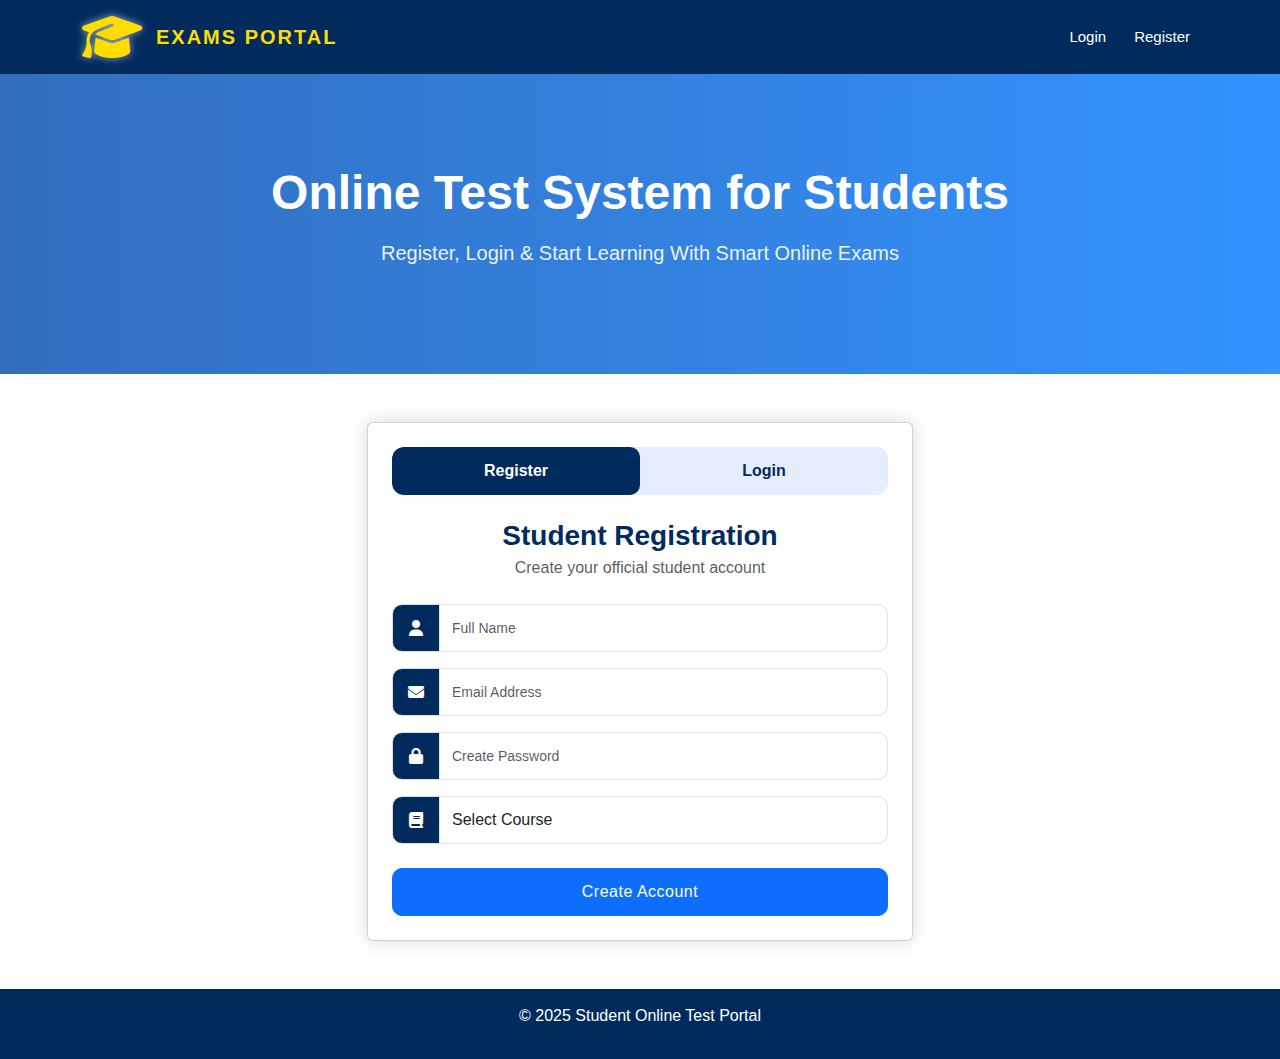
<file: index.html>
<!DOCTYPE html>
<html lang="en">
<head>
    <meta charset="UTF-8">
    <meta name="viewport" content="width=device-width, initial-scale=1.0">
    <title>Student Test Portal</title>
    <link rel="stylesheet" href="index.css">
    <link rel="stylesheet" href="https://cdn.jsdelivr.net/npm/bootstrap@5.3.2/dist/css/bootstrap.min.css">
    <link rel="stylesheet" href="https://cdnjs.cloudflare.com/ajax/libs/font-awesome/6.5.0/css/all.min.css">
</head>
<body>
    <nav class="navbar navbar-expand-lg">
        <div class="container">
             <a class="navbar-brand" href="#"><i class="fas fa-graduation-cap logo-icon"></i>Exams Portal</a>
                <div class="collapse navbar-collapse">
                    <ul class="navbar-nav ms-auto">
                    <li class="nav-item"><a class="nav-link" href="#login">Login</a></li>
                    <li class="nav-item"><a class="nav-link" href="#register">Register</a></li>
                    </ul>
                </div>
        </div>
    </nav>
<section class="hero">
    <div class="container">
        <h1>Online Test System for Students</h1>
        <p class="lead mt-3">Register, Login & Start Learning With Smart Online Exams</p>
    </div>
</section>
    <div class="container my-5">
    <div class="row justify-content-center">
        <div class="col-md-6">

            <div class="card p-4">

                <!-- TAB BUTTONS -->
                <div class="tab-buttons mb-4">
                    <button class="tab-btn active" onclick="showTab('registerTab')">Register</button>
                    <button class="tab-btn" onclick="showTab('loginTab')">Login</button>
                </div>

                <!-- REGISTER TAB -->
                <div id="registerTab" class="tab-content active">
                    <h3 class="text-center mb-1 fw-bold">Student Registration</h3>
                    <p class="text-center text-muted mb-4">Create your official student account</p>

                    <form id="registerForm" class="official-form">

                        <div class="input-group mb-3">
                            <span class="input-group-text"><i class="fa fa-user"></i></span>
                            <input type="text" id="full_name" class="form-control" placeholder="Full Name" required>
                        </div>

                        <div class="input-group mb-3">
                            <span class="input-group-text"><i class="fa fa-envelope"></i></span>
                            <input type="email" id="register_email" class="form-control" placeholder="Email Address" required>
                        </div>

                        <div class="input-group mb-3">
                            <span class="input-group-text"><i class="fa fa-lock"></i></span>
                            <input type="password" id="register_password" class="form-control" placeholder="Create Password" required>
                        </div>

                        <div class="input-group mb-4">
                            <span class="input-group-text"><i class="fa fa-book"></i></span>
                            <select id="course" class="form-control" required>
                                <option value="">Select Course</option>
                                <option>BCA</option>
                                <option>BBA</option>
                                <option>B.Tech</option>
                                <option>MCA</option>
                            </select>
                        </div>

                        <button class="btn btn-primary w-100">Create Account</button>
                    </form>
                </div>

                <!-- LOGIN TAB -->
                <div id="loginTab" class="tab-content">
                    <h3 class="text-center mb-1 fw-bold">Student Login</h3>
                    <p class="text-center text-muted mb-4">Login using your registered email</p>

                    <form id="loginForm" class="official-form">

                        <div class="input-group mb-3">
                            <span class="input-group-text"><i class="fa fa-envelope"></i></span>
                            <input type="email" id="login-email" class="form-control" placeholder="Registered Email" required>
                        </div>

                        <div class="input-group mb-4">
                            <span class="input-group-text"><i class="fa fa-lock"></i></span>
                            <input type="password" id="login-password" class="form-control" placeholder="Password" required>
                        </div>

                        <button class="btn btn-success w-100">Login Securely</button>
                    </form>
                </div>

            </div>

        </div>
    </div>
</div>


<footer>
  <p>© 2025 Student Online Test Portal</p>
</footer>
<div id="successPopup" class="popup-container">
    <div class="popup-box">
        <h2 id="popupText">Successfully!</h2>
        <button id="popupBtn">OK</button>
    </div>
</div>
<script src="index.js"></script>
</body>
</html>
</file>
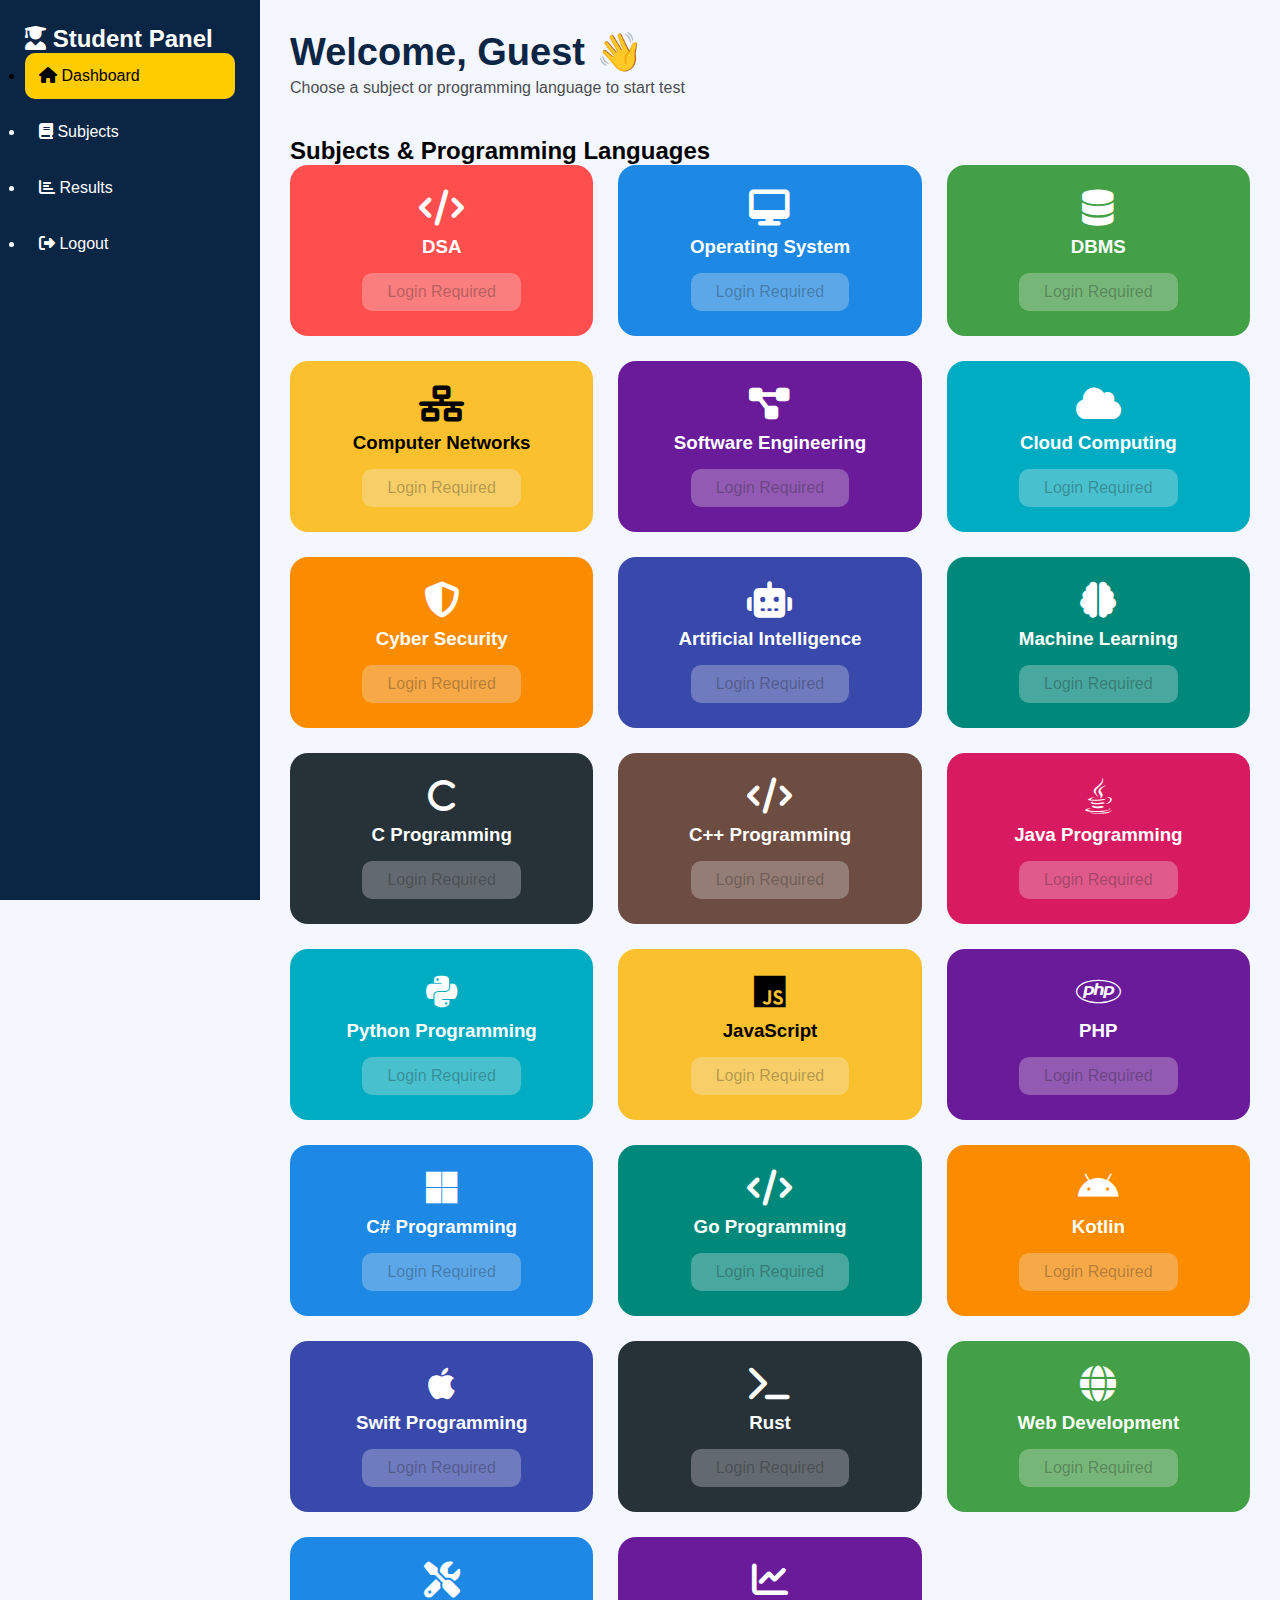
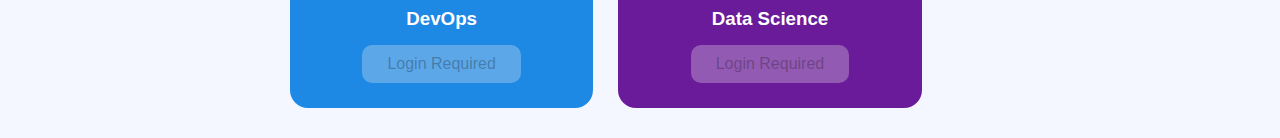
<file: dashboard.html>
<!DOCTYPE html>
<html lang="en">
<head>
<meta charset="UTF-8">
<meta name="viewport" content="width=device-width, initial-scale=1.0">
<title>Student Dashboard</title>

<link rel="stylesheet" href="dashboard.css">
<link rel="stylesheet" href="https://cdnjs.cloudflare.com/ajax/libs/font-awesome/6.5.0/css/all.min.css">
</head>
<body>

<div class="sidebar">
    <h2><i class="fas fa-user-graduate"></i> Student Panel</h2>
    <ul>
        <li class="active"><i class="fas fa-home"></i> Dashboard</li>
        <li onclick="goToSubjects()"><i class="fas fa-book"></i> Subjects</li>
        <li onclick="goResult()"><i class="fas fa-chart-bar"></i> Results</li>
        <li id="logout"><i class="fas fa-sign-out-alt"></i> Logout</li>
    </ul>
</div>

<div class="content">
    <header class="fade">
        <h1>Welcome, <span id="studentName"></span> 👋</h1>
        <p class="sub">Choose a subject or programming language to start test</p>
    </header>

    <section class="course-section">
        <h2>Subjects & Programming Languages</h2>

        <div class="course-container">

            <!-- CORE SUBJECTS -->
            <div class="course-card red"><i class="fas fa-code"></i><h3>DSA</h3><button data-course="Data Structures & Algorithms">Start Test</button></div>
            <div class="course-card blue"><i class="fas fa-desktop"></i><h3>Operating System</h3><button data-course="Operating System">Start Test</button></div>
            <div class="course-card green"><i class="fas fa-database"></i><h3>DBMS</h3><button data-course="DBMS">Start Test</button></div>
            <div class="course-card yellow"><i class="fas fa-network-wired"></i><h3>Computer Networks</h3><button data-course="Computer Networks">Start Test</button></div>
            <div class="course-card purple"><i class="fas fa-project-diagram"></i><h3>Software Engineering</h3><button data-course="Software Engineering">Start Test</button></div>
            <div class="course-card sky"><i class="fas fa-cloud"></i><h3>Cloud Computing</h3><button data-course="Cloud Computing">Start Test</button></div>
            <div class="course-card orange"><i class="fas fa-shield-alt"></i><h3>Cyber Security</h3><button data-course="Cyber Security">Start Test</button></div>
            <div class="course-card indigo"><i class="fas fa-robot"></i><h3>Artificial Intelligence</h3><button data-course="Artificial Intelligence">Start Test</button></div>
            <div class="course-card teal"><i class="fas fa-brain"></i><h3>Machine Learning</h3><button data-course="Machine Learning">Start Test</button></div>

            <!-- PROGRAMMING LANGUAGES -->
            <div class="course-card dark"><i class="fas fa-c"></i><h3>C Programming</h3><button data-course="C Programming">Start Test</button></div>
            <div class="course-card brown"><i class="fas fa-code"></i><h3>C++ Programming</h3><button data-course="C++ Programming">Start Test</button></div>
            <div class="course-card pink"><i class="fab fa-java"></i><h3>Java Programming</h3><button data-course="Java Programming">Start Test</button></div>
            <div class="course-card sky"><i class="fab fa-python"></i><h3>Python Programming</h3><button data-course="Python Programming">Start Test</button></div>
            <div class="course-card yellow"><i class="fab fa-js"></i><h3>JavaScript</h3><button data-course="JavaScript">Start Test</button></div>
            <div class="course-card purple"><i class="fab fa-php"></i><h3>PHP</h3><button data-course="PHP">Start Test</button></div>
            <div class="course-card blue"><i class="fab fa-microsoft"></i><h3>C# Programming</h3><button data-course="C# Programming">Start Test</button></div>
            <div class="course-card teal"><i class="fas fa-code"></i><h3>Go Programming</h3><button data-course="Go Programming">Start Test</button></div>
            <div class="course-card orange"><i class="fab fa-android"></i><h3>Kotlin</h3><button data-course="Kotlin Programming">Start Test</button></div>
            <div class="course-card indigo"><i class="fab fa-apple"></i><h3>Swift Programming</h3><button data-course="Swift Programming">Start Test</button></div>
            <div class="course-card dark"><i class="fas fa-terminal"></i><h3>Rust</h3><button data-course="Rust Programming">Start Test</button></div>

            <!-- WEB / OTHER -->
            <div class="course-card green"><i class="fas fa-globe"></i><h3>Web Development</h3><button data-course="Web Development">Start Test</button></div>
            <div class="course-card blue"><i class="fas fa-tools"></i><h3>DevOps</h3><button data-course="DevOps">Start Test</button></div>
            <div class="course-card purple"><i class="fas fa-chart-line"></i><h3>Data Science</h3><button data-course="Data Science">Start Test</button></div>

        </div>
    </section>
</div>

<script src="dashboard.js"></script>
</body>
</html>
</file>
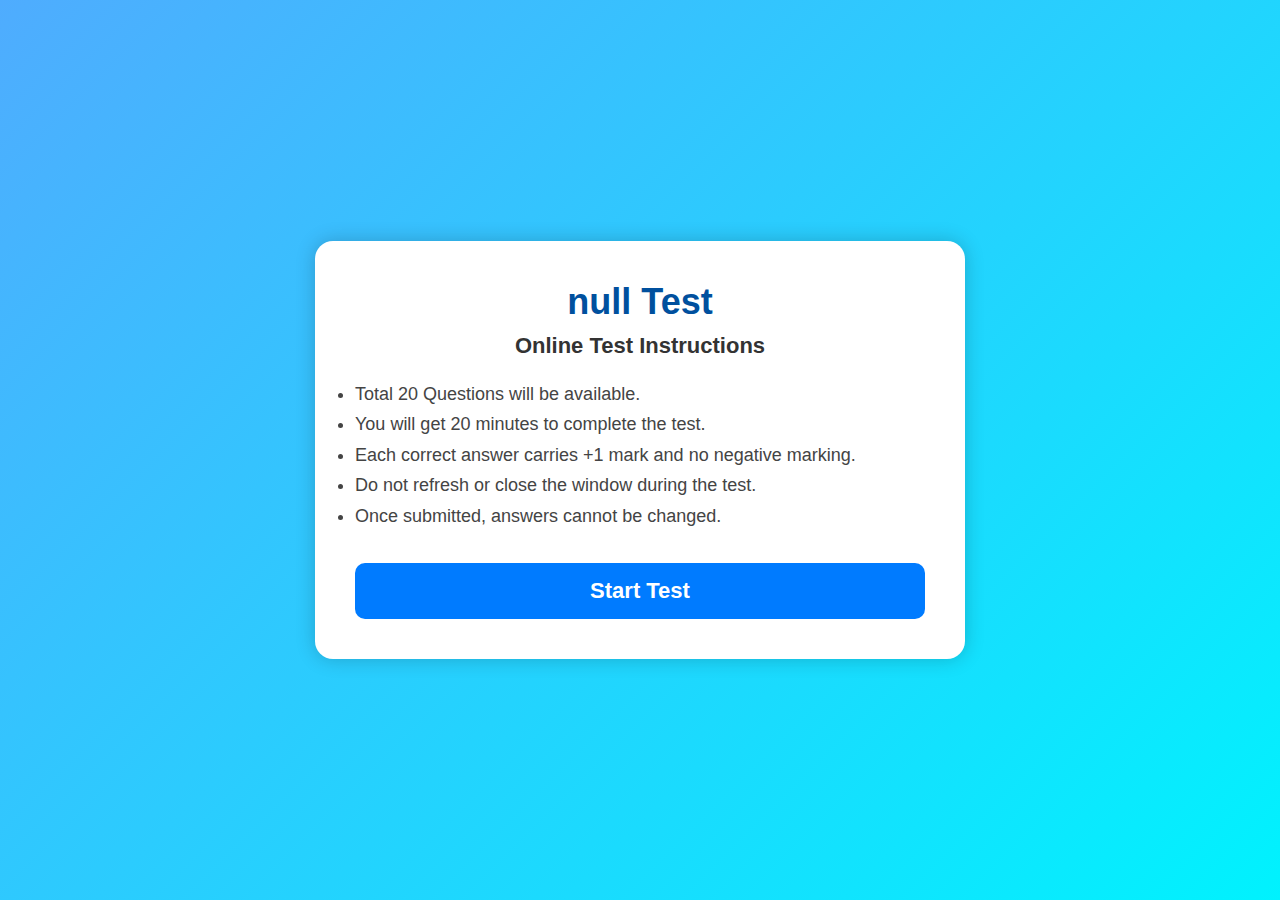
<file: instruction.html>
<!DOCTYPE html>
<html lang="en">
<head>
    <meta charset="UTF-8">
    <meta name="viewport" content="width=device-width, initial-scale=1.0">
    <title>Test Instructions</title>
    <link rel="stylesheet" href="instruction.css">
</head>
<body>

<div class="container">
    <div class="card">
        <h1 id="courseTitle">Course Name</h1>
        <h3>Online Test Instructions</h3>
        
        <ul class="instruction-list">
            <li>Total 20 Questions will be available.</li>
            <li>You will get 20 minutes to complete the test.</li>
            <li>Each correct answer carries +1 mark and no negative marking.</li>
            <li>Do not refresh or close the window during the test.</li>
            <li>Once submitted, answers cannot be changed.</li>
        </ul>

        <button onclick="startTest()">Start Test</button>
    </div>
</div>

<script src="instruction.js"></script>

</body>
</html>
</file>
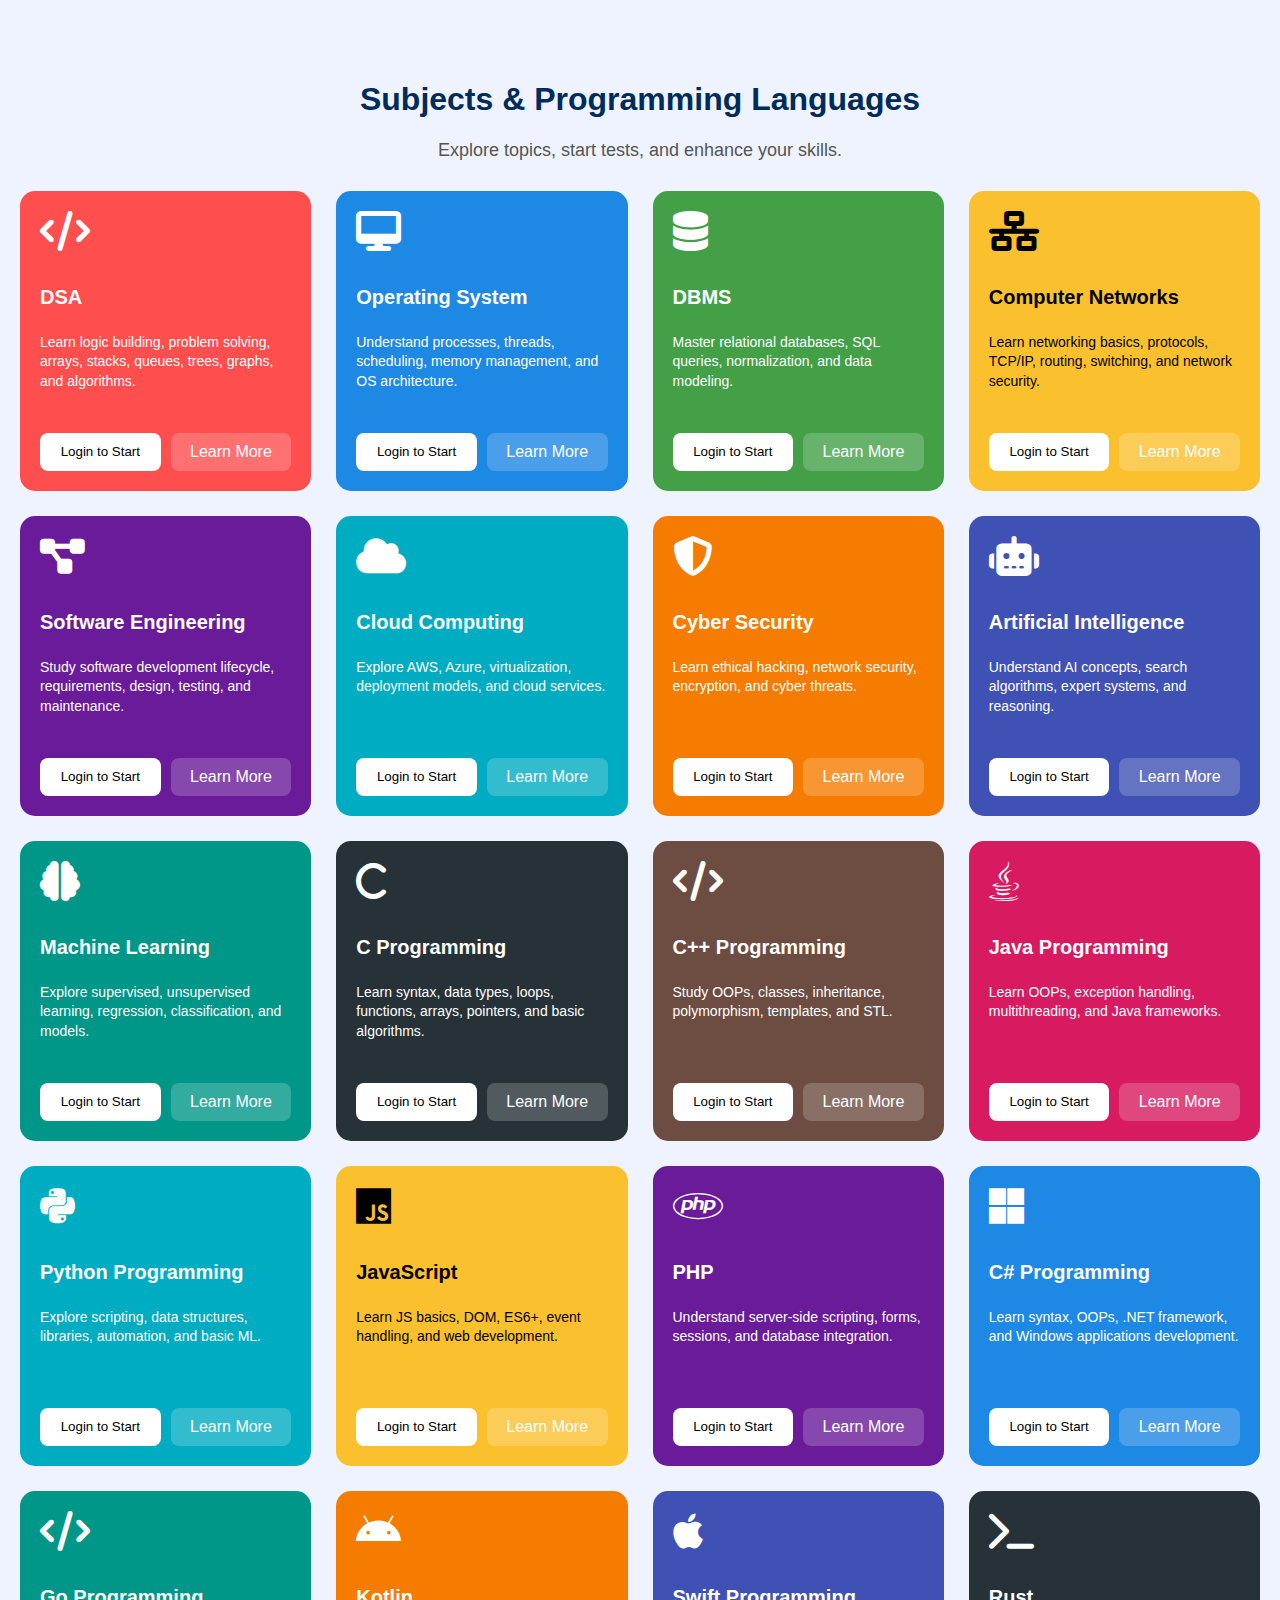
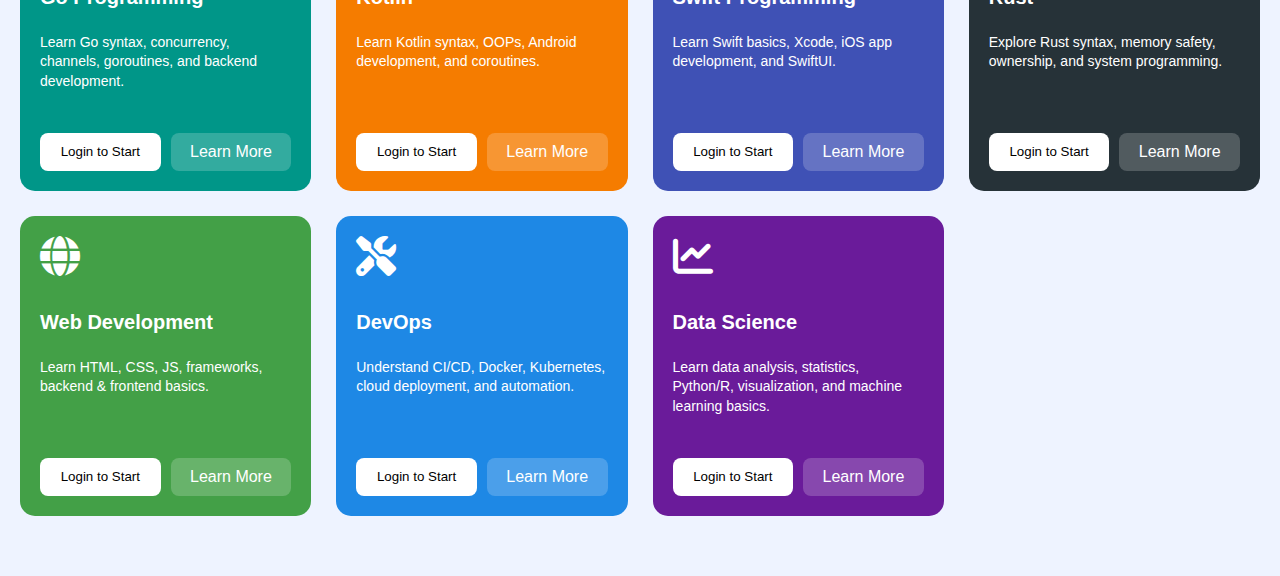
<file: subject.html>
<!DOCTYPE html>
<html lang="en">
<head>
<meta charset="UTF-8">
<meta name="viewport" content="width=device-width, initial-scale=1.0">
<title>Subjects & Programming Languages</title>
<link rel="stylesheet" href="subject.css">
<link rel="stylesheet" href="https://cdnjs.cloudflare.com/ajax/libs/font-awesome/6.5.0/css/all.min.css">
</head>
<body>

<div class="container">
    <header>
        <h1>Subjects & Programming Languages</h1>
        <p>Explore topics, start tests, and enhance your skills.</p>
    </header>

    <section class="subjects-grid">

        <!-- Example Card -->
        <div class="subject-card red">
            <i class="fas fa-code"></i>
            <h3>DSA</h3>
            <p>Learn logic building, problem solving, arrays, stacks, queues, trees, graphs, and algorithms.</p>
            <div class="card-buttons">
                <button data-course="Data Structures & Algorithms">Start Test</button>
                <a href="https://www.geeksforgeeks.org/data-structures/" target="_blank">Learn More</a>
            </div>
        </div>

        <div class="subject-card blue">
            <i class="fas fa-desktop"></i>
            <h3>Operating System</h3>
            <p>Understand processes, threads, scheduling, memory management, and OS architecture.</p>
            <div class="card-buttons">
                <button data-course="Operating System">Start Test</button>
                <a href="https://www.geeksforgeeks.org/operating-systems/" target="_blank">Learn More</a>
            </div>
        </div>

        <div class="subject-card green">
            <i class="fas fa-database"></i>
            <h3>DBMS</h3>
            <p>Master relational databases, SQL queries, normalization, and data modeling.</p>
            <div class="card-buttons">
                <button data-course="DBMS">Start Test</button>
                <a href="https://www.geeksforgeeks.org/dbms/" target="_blank">Learn More</a>
            </div>
        </div>

        <div class="subject-card yellow">
            <i class="fas fa-network-wired"></i>
            <h3>Computer Networks</h3>
            <p>Learn networking basics, protocols, TCP/IP, routing, switching, and network security.</p>
            <div class="card-buttons">
                <button data-course="Computer Networks">Start Test</button>
                <a href="https://www.geeksforgeeks.org/computer-network-tutorials/" target="_blank">Learn More</a>
            </div>
        </div>

        <div class="subject-card purple">
            <i class="fas fa-project-diagram"></i>
            <h3>Software Engineering</h3>
            <p>Study software development lifecycle, requirements, design, testing, and maintenance.</p>
            <div class="card-buttons">
                <button data-course="Software Engineering">Start Test</button>
                <a href="https://www.tutorialspoint.com/software_engineering/" target="_blank">Learn More</a>
            </div>
        </div>

        <div class="subject-card sky">
            <i class="fas fa-cloud"></i>
            <h3>Cloud Computing</h3>
            <p>Explore AWS, Azure, virtualization, deployment models, and cloud services.</p>
            <div class="card-buttons">
                <button data-course="Cloud Computing">Start Test</button>
                <a href="https://aws.amazon.com/training/" target="_blank">Learn More</a>
            </div>
        </div>

        <div class="subject-card orange">
            <i class="fas fa-shield-alt"></i>
            <h3>Cyber Security</h3>
            <p>Learn ethical hacking, network security, encryption, and cyber threats.</p>
            <div class="card-buttons">
                <button data-course="Cyber Security">Start Test</button>
                <a href="https://www.cybrary.it/" target="_blank">Learn More</a>
            </div>
        </div>

        <div class="subject-card indigo">
            <i class="fas fa-robot"></i>
            <h3>Artificial Intelligence</h3>
            <p>Understand AI concepts, search algorithms, expert systems, and reasoning.</p>
            <div class="card-buttons">
                <button data-course="Artificial Intelligence">Start Test</button>
                <a href="https://www.coursera.org/learn/ai" target="_blank">Learn More</a>
            </div>
        </div>

        <div class="subject-card teal">
            <i class="fas fa-brain"></i>
            <h3>Machine Learning</h3>
            <p>Explore supervised, unsupervised learning, regression, classification, and models.</p>
            <div class="card-buttons">
                <button data-course="Machine Learning">Start Test</button>
                <a href="https://www.coursera.org/learn/machine-learning" target="_blank">Learn More</a>
            </div>
        </div>

        <!-- Programming Languages -->
        <div class="subject-card dark">
            <i class="fas fa-c"></i>
            <h3>C Programming</h3>
            <p>Learn syntax, data types, loops, functions, arrays, pointers, and basic algorithms.</p>
            <div class="card-buttons">
                <button data-course="C Programming">Start Test</button>
                <a href="https://www.programiz.com/c-programming" target="_blank">Learn More</a>
            </div>
        </div>

        <div class="subject-card brown">
            <i class="fas fa-code"></i>
            <h3>C++ Programming</h3>
            <p>Study OOPs, classes, inheritance, polymorphism, templates, and STL.</p>
            <div class="card-buttons">
                <button data-course="C++ Programming">Start Test</button>
                <a href="https://www.programiz.com/cpp-programming" target="_blank">Learn More</a>
            </div>
        </div>

        <div class="subject-card pink">
            <i class="fab fa-java"></i>
            <h3>Java Programming</h3>
            <p>Learn OOPs, exception handling, multithreading, and Java frameworks.</p>
            <div class="card-buttons">
                <button data-course="Java Programming">Start Test</button>
                <a href="https://www.learnjavaonline.org/" target="_blank">Learn More</a>
            </div>
        </div>

        <div class="subject-card sky">
            <i class="fab fa-python"></i>
            <h3>Python Programming</h3>
            <p>Explore scripting, data structures, libraries, automation, and basic ML.</p>
            <div class="card-buttons">
                <button data-course="Python Programming">Start Test</button>
                <a href="https://www.learnpython.org/" target="_blank">Learn More</a>
            </div>
        </div>

        <div class="subject-card yellow">
            <i class="fab fa-js"></i>
            <h3>JavaScript</h3>
            <p>Learn JS basics, DOM, ES6+, event handling, and web development.</p>
            <div class="card-buttons">
                <button data-course="JavaScript">Start Test</button>
                <a href="https://www.javascript.com/" target="_blank">Learn More</a>
            </div>
        </div>

        <div class="subject-card purple">
            <i class="fab fa-php"></i>
            <h3>PHP</h3>
            <p>Understand server-side scripting, forms, sessions, and database integration.</p>
            <div class="card-buttons">
                <button data-course="PHP">Start Test</button>
                <a href="https://www.php.net/manual/en/tutorial.php" target="_blank">Learn More</a>
            </div>
        </div>

        <div class="subject-card blue">
            <i class="fab fa-microsoft"></i>
            <h3>C# Programming</h3>
            <p>Learn syntax, OOPs, .NET framework, and Windows applications development.</p>
            <div class="card-buttons">
                <button data-course="C# Programming">Start Test</button>
                <a href="https://learn.microsoft.com/en-us/dotnet/csharp/" target="_blank">Learn More</a>
            </div>
        </div>

        <div class="subject-card teal">
            <i class="fas fa-code"></i>
            <h3>Go Programming</h3>
            <p>Learn Go syntax, concurrency, channels, goroutines, and backend development.</p>
            <div class="card-buttons">
                <button data-course="Go Programming">Start Test</button>
                <a href="https://go.dev/learn/" target="_blank">Learn More</a>
            </div>
        </div>

        <div class="subject-card orange">
            <i class="fab fa-android"></i>
            <h3>Kotlin</h3>
            <p>Learn Kotlin syntax, OOPs, Android development, and coroutines.</p>
            <div class="card-buttons">
                <button data-course="Kotlin Programming">Start Test</button>
                <a href="https://kotlinlang.org/docs/home.html" target="_blank">Learn More</a>
            </div>
        </div>

        <div class="subject-card indigo">
            <i class="fab fa-apple"></i>
            <h3>Swift Programming</h3>
            <p>Learn Swift basics, Xcode, iOS app development, and SwiftUI.</p>
            <div class="card-buttons">
                <button data-course="Swift Programming">Start Test</button>
                <a href="https://developer.apple.com/swift/" target="_blank">Learn More</a>
            </div>
        </div>

        <div class="subject-card dark">
            <i class="fas fa-terminal"></i>
            <h3>Rust</h3>
            <p>Explore Rust syntax, memory safety, ownership, and system programming.</p>
            <div class="card-buttons">
                <button data-course="Rust Programming">Start Test</button>
                <a href="https://www.rust-lang.org/learn" target="_blank">Learn More</a>
            </div>
        </div>

        <div class="subject-card green">
            <i class="fas fa-globe"></i>
            <h3>Web Development</h3>
            <p>Learn HTML, CSS, JS, frameworks, backend & frontend basics.</p>
            <div class="card-buttons">
                <button data-course="Web Development">Start Test</button>
                <a href="https://www.w3schools.com/" target="_blank">Learn More</a>
            </div>
        </div>

        <div class="subject-card blue">
            <i class="fas fa-tools"></i>
            <h3>DevOps</h3>
            <p>Understand CI/CD, Docker, Kubernetes, cloud deployment, and automation.</p>
            <div class="card-buttons">
                <button data-course="DevOps">Start Test</button>
                <a href="https://www.redhat.com/en/topics/devops" target="_blank">Learn More</a>
            </div>
        </div>

        <div class="subject-card purple">
            <i class="fas fa-chart-line"></i>
            <h3>Data Science</h3>
            <p>Learn data analysis, statistics, Python/R, visualization, and machine learning basics.</p>
            <div class="card-buttons">
                <button data-course="Data Science">Start Test</button>
                <a href="https://www.datacamp.com/" target="_blank">Learn More</a>
            </div>
        </div>

    </section>
</div>

<script src="subject.js"></script>
</body>
</html>
</file>
<file: index.css>
*{
    margin: 0;
    padding: 0;
    box-sizing: border-box;
    font-family: "Poppins", sans-serif;
}

body{
    background: #eef4ff;
}

.navbar{
    background: #002b5c;
    padding: 18px 0;
}

.navbar-brand{
    font-size: 42px;
    font-weight: 800;
    letter-spacing: 2px;
    color: #ffdd00 !important;
    display: flex;
    align-items: center;
    gap: 12px;
    text-transform: uppercase;
}

.logo-icon{
    font-size: 48px;
    color: #ffdd00;
    text-shadow: 0 0 8px rgba(255,255,255,0.6);
}

.navbar-nav .nav-link{
    color: #ffffff !important;
    font-size: 15px;
    font-weight: 500;
    margin-left: 12px;
}

.navbar-nav .nav-link:hover{
    color: #ffdd00 !important;
    text-decoration: underline;
}

.hero{
    text-align: center;
    padding: 90px 20px;
    background: linear-gradient(to right, #004aadcc, #0078ffcc), 
    url("https://img.freepik.com/free-vector/online-education-isometric-illustration_23-2148570198.jpg") center/cover no-repeat;
    color: #fff;
}

.hero h1{
    font-size: 48px;
    font-weight: 800;
}

.hero p{
    font-size: 20px;
    opacity: 0.9;
}

.card{
    border-radius: 18px;
    border: none;
    box-shadow: 0 0 18px rgba(0,0,0,0.15);
}

input, select{
    height: 48px;
    border-radius: 10px !important;
    border: 1.4px solid #004aad;
}

input:focus, select:focus{
    box-shadow: 0 0 10px rgba(0,75,173,0.5);
    border-color: #002b5c;
}

button{
    height: 48px;
    font-size: 18px;
    border-radius: 10px !important;
    font-weight: 600;
}

footer{
    background: #002b5c;
    padding: 15px;
    text-align: center;
    color: #fff;
    font-size: 16px;
}

.popup-container {
    position: fixed;
    top: 0;
    left: 0;
    width: 100%;
    height: 100%;
    background: rgba(0, 0, 0, 0.4); 
    backdrop-filter: blur(5px); 
    display: none;
    justify-content: center;
    align-items: center;
    z-index: 9999;
}

.popup-box {
    background-color: #fff; 
    padding: 30px 50px;
    border-radius: 20px;
    text-align: center;
    box-shadow: 0 0 35px rgba(0, 0, 0, 0.5); 
    animation: fadeIn 0.4s ease-in-out;
    max-width: 90%;
}

.popup-box h2 {
    margin-bottom: 18px;
    font-size: 26px;
    font-weight: 700;
    color: #002b5c;
    word-wrap: break-word;
}

#popupBtn {
    padding: 10px 35px;
    font-size: 18px;
    font-weight: bold;
    background: #002b5c;
    border: none;
    color: #ffffff;
    border-radius: 10px;
    cursor: pointer;
}

#popupBtn:hover {
    background: #0056b3;
}

@keyframes fadeIn {
    from {
        transform: scale(0.6);
        opacity: 0;
    }
    to {
        transform: scale(1);
        opacity: 1;
    }
}

.official-form .input-group-text {
    background: #002b5c;
    color: #fff;
    border-radius: 10px 0 0 10px;
    width: 48px;
    justify-content: center;
}

.official-form input,
.official-form select {
    border-radius: 0 10px 10px 0 !important;
}

.official-form input::placeholder {
    font-size: 14px;
}

.official-form button {
    letter-spacing: 0.5px;
}

.card h3 {
    color: #002b5c;
}

/* TAB BUTTONS */
.tab-buttons {
    display: flex;
    justify-content: space-between;
    border-radius: 12px;
    overflow: hidden;
    background: #e6edff;
}

.tab-btn {
    width: 50%;
    padding: 12px 0;
    border: none;
    font-weight: 600;
    background: transparent;
    color: #002b5c;
    cursor: pointer;
    transition: 0.3s;
}

.tab-btn.active {
    background: #002b5c;
    color: #fff;
}

/* TAB CONTENT */
.tab-content {
    display: none;
    animation: fadeTab 0.3s ease-in-out;
}

.tab-content.active {
    display: block;
}

/* OFFICIAL FORM */
.official-form .input-group-text {
    background: #002b5c;
    color: #fff;
    width: 48px;
    justify-content: center;
    border-radius: 10px 0 0 10px;
}

.official-form input,
.official-form select {
    border-radius: 0 10px 10px 0 !important;
}

/* ANIMATION */
@keyframes fadeTab {
    from {
        opacity: 0;
        transform: translateY(8px);
    }
    to {
        opacity: 1;
        transform: translateY(0);
    }
}
</file>
<file: dashboard.css>
*{margin:0;padding:0;box-sizing:border-box;font-family:Poppins,sans-serif}

body{display:flex;background:#f4f7ff}

/* SIDEBAR */
.sidebar{
width:260px;background:#0b2545;color:#fff;padding:25px;height:100vh;position:fixed
}
.sidebar li{
padding:14px;border-radius:10px;cursor:pointer;margin-bottom:10px
}
.sidebar li:hover,.active{background:#ffcc00;color:#000}

/* CONTENT */
.content{margin-left:260px;padding:30px;width:calc(100% - 260px)}
header h1{font-size:38px;color:#0b2545}
.sub{opacity:.7;margin-top:5px}

/* COURSES */
.course-section{margin-top:40px}
.course-container{
display:grid;grid-template-columns:repeat(auto-fit,minmax(240px,1fr));gap:25px
}

.course-card{
padding:25px;border-radius:18px;color:#fff;text-align:center;
transition:.4s;animation:slide .7s ease
}
.course-card i{font-size:36px;margin-bottom:10px}
.course-card:hover{transform:translateY(-8px) scale(1.03)}

button{
margin-top:15px;padding:10px 25px;border:none;border-radius:10px;font-size:16px;cursor:pointer
}

/* COLORS */
.red{background:#ff4e4e}.blue{background:#1e88e5}.green{background:#43a047}
.yellow{background:#fbc02d;color:#000}.purple{background:#6a1b9a}
.pink{background:#d81b60}.dark{background:#263238}.sky{background:#00acc1}
.teal{background:#00897b}.orange{background:#fb8c00}.indigo{background:#3949ab}
.brown{background:#6d4c41}

@keyframes slide{
from{opacity:0;transform:translateY(40px)}
to{opacity:1;transform:translateY(0)}
}
.fade{animation:fade .8s}
@keyframes fade{from{opacity:0}to{opacity:1}}
</file>
<file: instruction.css>
* {
    margin: 0;
    padding: 0;
}

body {
    margin: 0;
    padding: 0;
    font-family: "Poppins", sans-serif;
    background: linear-gradient(135deg, #4facfe, #00f2fe);
    display: flex;
    justify-content: center;
    align-items: center;
    height: 100vh;
}

.container {
    width: 100%;
    max-width: 650px;
}

.card {
    background: white;
    padding: 40px;
    border-radius: 18px;
    box-shadow: 0px 0px 20px rgba(0, 0, 0, 0.2);
    text-align: center;
}

h1 {
    font-size: 36px;
    margin-bottom: 10px;
    color: #00509e;
    font-weight: 800;
}

h3 {
    font-size: 22px;
    margin-bottom: 20px;
    color: #333;
}

.instruction-list {
    text-align: left;
    font-size: 18px;
    line-height: 1.7;
    color: #444;
    margin-bottom: 32px;
}

button {
    width: 100%;
    padding: 15px;
    background: #007bff;
    border: none;
    color: white;
    font-size: 22px;
    border-radius: 10px;
    cursor: pointer;
    transition: 0.3s;
    font-weight: 600;
}

button:hover {
    background: #005cbf;
}
</file>
<file: subject.css>
body {
    font-family: "Poppins", sans-serif;
    background: #eef3ff;
    margin: 0;
    padding: 0;
}

.container {
    max-width: 1300px;
    margin: 40px auto;
    padding: 20px;
}

header {
    text-align: center;
    margin-bottom: 30px;
}

header h1 {
    font-size: 32px;
    color: #002b5c;
}

header p {
    font-size: 18px;
    color: #555;
}

.subjects-grid {
    display: grid;
    grid-template-columns: repeat(auto-fit, minmax(280px, 1fr));
    gap: 25px;
}

.subject-card {
    padding: 20px;
    border-radius: 15px;
    color: #fff;
    transition: transform 0.3s, box-shadow 0.3s;
    display: flex;
    flex-direction: column;
    justify-content: space-between;
    min-height: 260px;
}

.subject-card:hover {
    transform: translateY(-8px);
    box-shadow: 0 10px 25px rgba(0,0,0,0.2);
}

.subject-card i {
    font-size: 40px;
    margin-bottom: 15px;
}

.subject-card h3 {
    font-size: 20px;
    margin-bottom: 10px;
}

.subject-card p {
    font-size: 14px;
    line-height: 1.4;
    flex-grow: 1;
}

.card-buttons {
    display: flex;
    gap: 10px;
    margin-top: 15px;
}

.card-buttons button {
    flex: 1;
    padding: 10px;
    border: none;
    border-radius: 8px;
    cursor: pointer;
    font-weight: 500;
    background: #fff;
    color: #000;
    transition: 0.3s;
}

.card-buttons button:hover {
    background: #ffdd00;
    color: #000;
}

.card-buttons a {
    flex: 1;
    padding: 10px;
    border-radius: 8px;
    background: rgba(255,255,255,0.2);
    color: #fff;
    text-decoration: none;
    font-weight: 500;
    text-align: center;
    transition: 0.3s;
}

.card-buttons a:hover {
    background: #fff;
    color: #000;
}

/* Card Colors */
.red { background: #ff4e4e; }
.blue { background: #1e88e5; }
.green { background: #43a047; }
.yellow { background: #fbc02d; color: #000; }
.purple { background: #6a1b9a; }
.sky { background: #00acc1; }
.orange { background: #f57c00; }
.indigo { background: #3f51b5; }
.teal { background: #009688; }
.dark { background: #263238; }
.brown { background: #6d4c41; }
.pink { background: #d81b60; }
</file>
